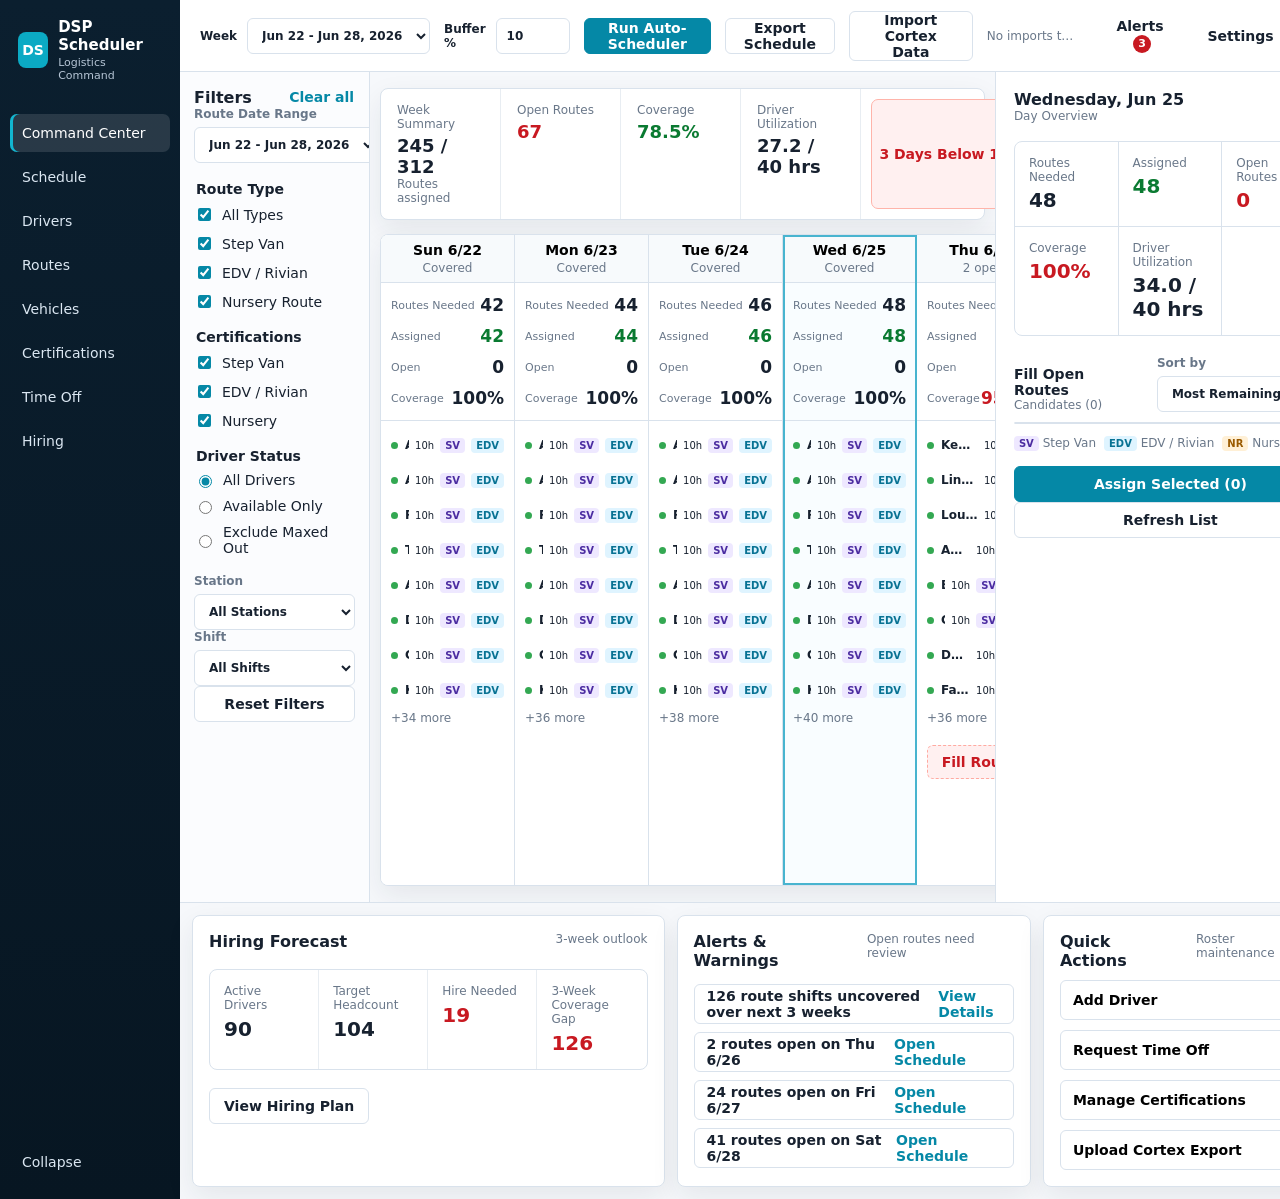
<file: dsp-scheduler-github-pages/index.html>
<!doctype html>
<html lang="en">
  <head>
    <meta charset="UTF-8" />
    <meta name="viewport" content="width=device-width, initial-scale=1.0" />
    <title>DSP Scheduler Command Center</title>
    <link rel="stylesheet" href="styles.css" />
  </head>
  <body>
    <aside class="sidebar">
      <div class="brand">
        <div class="brand-mark">DS</div>
        <div>
          <strong>DSP Scheduler</strong>
          <span>Logistics Command</span>
        </div>
      </div>
      <nav class="nav">
        <button class="nav-item active" data-view="command">Command Center</button>
        <button class="nav-item" data-view="schedule">Schedule</button>
        <button class="nav-item" data-view="drivers">Drivers</button>
        <button class="nav-item" data-view="routes">Routes</button>
        <button class="nav-item" data-view="vehicles">Vehicles</button>
        <button class="nav-item" data-view="certifications">Certifications</button>
        <button class="nav-item" data-view="timeoff">Time Off</button>
        <button class="nav-item" data-view="hiring">Hiring</button>
      </nav>
      <button class="collapse-button">Collapse</button>
    </aside>

    <main class="app-shell">
      <header class="topbar">
        <label class="field compact">
          <span>Week</span>
          <select id="weekSelect">
            <option>Jun 22 - Jun 28, 2026</option>
            <option>Jun 29 - Jul 5, 2026</option>
            <option>Jul 6 - Jul 12, 2026</option>
          </select>
        </label>
        <label class="field compact percent">
          <span>Buffer %</span>
          <input id="bufferInput" type="number" min="0" max="50" value="10" />
        </label>
        <button id="runScheduler" class="primary">Run Auto-Scheduler</button>
        <button id="exportSchedule" class="secondary">Export Schedule</button>
        <button id="openImport" class="secondary">Import Cortex Data</button>
        <span id="lastImportStatus" class="import-status">No imports this session</span>
        <div class="topbar-spacer"></div>
        <button class="ghost">Alerts <b id="alertCount">3</b></button>
        <button class="ghost">Settings</button>
        <div class="profile">EB</div>
      </header>

      <section class="workspace">
        <aside class="filters">
          <div class="filter-head">
            <h2>Filters</h2>
            <button id="clearFilters" class="link">Clear all</button>
          </div>
          <label class="field">
            <span>Route Date Range</span>
            <select>
              <option>Jun 22 - Jun 28, 2026</option>
              <option>Next 3 weeks</option>
            </select>
          </label>
          <fieldset>
            <legend>Route Type</legend>
            <label><input type="checkbox" checked data-filter="allTypes" /> All Types</label>
            <label><input type="checkbox" checked data-route-filter="stepVan" /> Step Van</label>
            <label><input type="checkbox" checked data-route-filter="edv" /> EDV / Rivian</label>
            <label><input type="checkbox" checked data-route-filter="nursery" /> Nursery Route</label>
          </fieldset>
          <fieldset>
            <legend>Certifications</legend>
            <label><input type="checkbox" checked data-cert-filter="stepVan" /> Step Van</label>
            <label><input type="checkbox" checked data-cert-filter="edv" /> EDV / Rivian</label>
            <label><input type="checkbox" checked data-cert-filter="nursery" /> Nursery</label>
          </fieldset>
          <fieldset>
            <legend>Driver Status</legend>
            <label><input type="radio" name="driverStatus" value="all" checked /> All Drivers</label>
            <label><input type="radio" name="driverStatus" value="available" /> Available Only</label>
            <label><input type="radio" name="driverStatus" value="excludeMaxed" /> Exclude Maxed Out</label>
          </fieldset>
          <label class="field">
            <span>Station</span>
            <select>
              <option>All Stations</option>
              <option>DUT2</option>
              <option>DYY5</option>
            </select>
          </label>
          <label class="field">
            <span>Shift</span>
            <select>
              <option>All Shifts</option>
              <option>AM Dispatch</option>
              <option>Rescue / Sweep</option>
            </select>
          </label>
          <button id="resetFilters" class="secondary wide">Reset Filters</button>
        </aside>

        <section class="board-area">
          <div class="summary-strip">
            <div>
              <span>Week Summary</span>
              <strong><b id="assignedTotal">0</b> / <b id="neededTotal">0</b></strong>
              <small>Routes assigned</small>
            </div>
            <div>
              <span>Open Routes</span>
              <strong class="danger" id="openRoutes">0</strong>
            </div>
            <div>
              <span>Coverage</span>
              <strong class="success" id="coveragePercent">0%</strong>
            </div>
            <div>
              <span>Driver Utilization</span>
              <strong id="utilizationAvg">0 / 40 hrs</strong>
            </div>
            <button id="shortageBanner" class="warning-banner">Review open routes</button>
          </div>

          <div id="scheduleBoard" class="schedule-board"></div>
        </section>

        <aside class="inspector">
          <div class="inspector-head">
            <div>
              <h2 id="selectedDayTitle">Wednesday, Jun 25</h2>
              <span>Day Overview</span>
            </div>
            <button id="closeInspector" class="icon-button">x</button>
          </div>

          <div class="overview-grid">
            <div><span>Routes Needed</span><strong id="dayNeeded">48</strong></div>
            <div><span>Assigned</span><strong class="success" id="dayAssigned">45</strong></div>
            <div><span>Open Routes</span><strong class="danger" id="dayOpen">3</strong></div>
            <div><span>Coverage</span><strong class="danger" id="dayCoverage">93.8%</strong></div>
            <div><span>Driver Utilization</span><strong id="dayUtilization">36.8 / 40 hrs</strong></div>
          </div>

          <div class="candidate-head">
            <div>
              <h3>Fill Open Routes</h3>
              <span id="candidateCount">Candidates (0)</span>
            </div>
            <label class="field sort">
              <span>Sort by</span>
              <select id="sortCandidates">
                <option value="remaining">Most Remaining Hours</option>
                <option value="certs">Best Certification Match</option>
                <option value="name">Name</option>
              </select>
            </label>
          </div>

          <div id="candidateList" class="candidate-list"></div>
          <div class="legend">
            <span><b class="tag sv">SV</b> Step Van</span>
            <span><b class="tag edv">EDV</b> EDV / Rivian</span>
            <span><b class="tag nr">NR</b> Nursery</span>
          </div>
          <button id="assignSelected" class="primary wide">Assign Selected (0)</button>
          <button id="refreshList" class="secondary wide">Refresh List</button>
        </aside>
      </section>

      <section class="bottom-panels">
        <div class="panel hiring-panel">
          <div class="panel-title">
            <h2>Hiring Forecast</h2>
            <span>3-week outlook</span>
          </div>
          <div class="forecast-grid">
            <div><span>Active Drivers</span><strong id="activeDrivers">90</strong></div>
            <div><span>Target Headcount</span><strong id="targetHeadcount">107</strong></div>
            <div><span>Hire Needed</span><strong class="danger" id="hireNeeded">22</strong></div>
            <div><span>3-Week Coverage Gap</span><strong class="danger" id="coverageGap">147</strong></div>
          </div>
          <button class="secondary">View Hiring Plan</button>
        </div>

        <div class="panel">
          <div class="panel-title">
            <h2>Alerts & Warnings</h2>
            <span id="alertSummary">Open routes need review</span>
          </div>
          <div id="alertsList" class="alerts-list"></div>
        </div>

        <div class="panel">
          <div class="panel-title">
            <h2>Quick Actions</h2>
            <span>Roster maintenance</span>
          </div>
          <button class="action-row" id="quickAddDriver">Add Driver</button>
          <button class="action-row">Request Time Off</button>
          <button class="action-row">Manage Certifications</button>
          <button class="action-row" id="quickImport">Upload Cortex Export</button>
        </div>
      </section>
    </main>

    <dialog id="importDialog" class="import-dialog">
      <form method="dialog">
        <div class="dialog-head">
          <div>
            <h2>Import Cortex / Associate Data</h2>
            <p>Upload updated associates, new hires, time off, or route demand exports. The app recalculates immediately.</p>
          </div>
          <button class="icon-button">x</button>
        </div>

        <div class="import-grid">
          <label class="upload-card">
            <strong>Associate / Driver CSV</strong>
            <span>Accepts Cortex AssociateData exports: Name and ID, TransporterID, Position, Qualifications, Status</span>
            <input id="driverUpload" type="file" accept=".csv,text/csv" />
          </label>
          <label class="upload-card">
            <strong>Route Demand CSV</strong>
            <span>Columns: day, routes. Optional: step_van, edv, nursery</span>
            <input id="demandUpload" type="file" accept=".csv,text/csv" />
          </label>
        </div>

        <div class="import-preview">
          <div class="preview-head">
            <div>
              <h3>Import Preview</h3>
              <p id="previewSummary">Choose a Cortex export to preview it before applying changes.</p>
            </div>
            <span id="previewBadge" class="preview-badge idle">Waiting</span>
          </div>
          <div id="previewDetails" class="preview-details">
            <span>Cortex AssociateData exports are accepted without renaming columns.</span>
            <span>Accepted day values: sun, mon, tue, wed, thu, fri, sat.</span>
            <span>Accepted yes/no values: yes, no, true, false, 1, 0.</span>
          </div>
          <div id="previewTable" class="preview-table"></div>
        </div>

        <div class="automation-box">
          <h3>Automatic Cortex Updates</h3>
          <p>
            Safest path: export from Cortex and upload here, or connect an approved API/export folder.
            Browser scraping can be explored only if you are authorized, signed in locally, and Cortex permits automation.
            This app does not store passwords.
          </p>
          <label class="toggle-row">
            <input id="autoRefreshToggle" type="checkbox" />
            <span>Check for approved import updates multiple times per day</span>
          </label>
          <label class="field">
            <span>Refresh interval</span>
            <select id="refreshInterval">
              <option value="4">Every 4 hours</option>
              <option value="2">Every 2 hours</option>
              <option value="1">Hourly</option>
            </select>
          </label>
          <small id="automationStatus">Automation is off. Upload CSV files manually when Cortex changes.</small>
        </div>

        <div class="import-history">
          <div class="preview-head">
            <div>
              <h3>Today’s Import History</h3>
              <p>Tracks updates applied from Cortex exports during this browser session.</p>
            </div>
            <button id="clearSavedData" value="default" class="secondary">Reset Saved Data</button>
          </div>
          <div id="importHistoryList" class="history-list"></div>
        </div>

        <menu>
          <button value="cancel" class="secondary">Close</button>
          <button id="applyImport" value="default" class="secondary" disabled>Apply Preview</button>
          <button id="downloadTemplate" value="default" class="primary">Download CSV Templates</button>
        </menu>
      </form>
    </dialog>

    <script src="app.js"></script>
  </body>
</html>
</file>
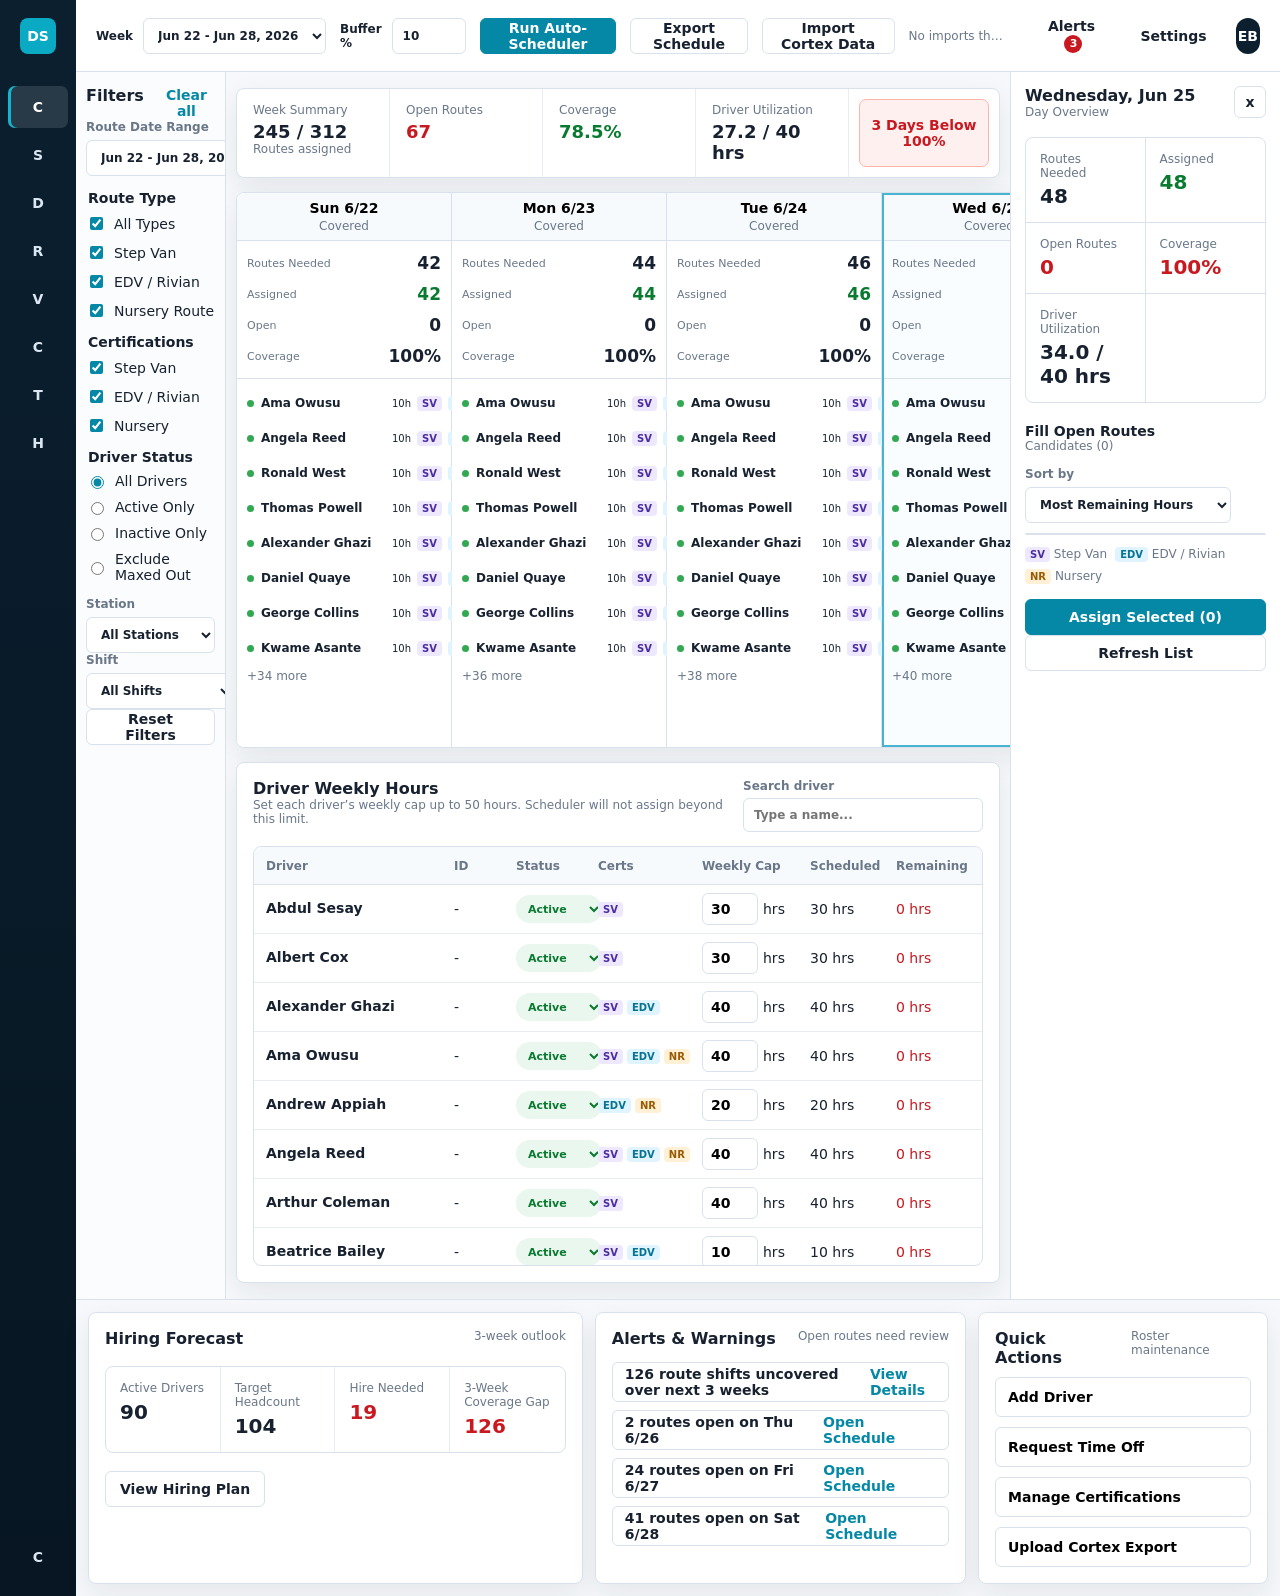
<file: dsp-scheduler-github-pages/dsp-scheduler-github-pages 2/dsp-scheduler-github-pages/index.html>
<!doctype html>
<html lang="en">
  <head>
    <meta charset="UTF-8" />
    <meta name="viewport" content="width=device-width, initial-scale=1.0" />
    <title>DSP Scheduler Command Center</title>
    <link rel="stylesheet" href="styles.css" />
  </head>
  <body class="nav-collapsed">
    <aside class="sidebar">
      <div class="brand">
        <div class="brand-mark">DS</div>
        <div>
          <strong>DSP Scheduler</strong>
          <span>Logistics Command</span>
        </div>
      </div>
      <nav class="nav">
        <button class="nav-item active" data-view="command">Command Center</button>
        <button class="nav-item" data-view="schedule">Schedule</button>
        <button class="nav-item" data-view="drivers">Drivers</button>
        <button class="nav-item" data-view="routes">Routes</button>
        <button class="nav-item" data-view="vehicles">Vehicles</button>
        <button class="nav-item" data-view="certifications">Certifications</button>
        <button class="nav-item" data-view="timeoff">Time Off</button>
        <button class="nav-item" data-view="hiring">Hiring</button>
      </nav>
      <button class="collapse-button">Collapse</button>
    </aside>

    <main class="app-shell">
      <header class="topbar">
        <label class="field compact">
          <span>Week</span>
          <select id="weekSelect">
            <option>Jun 22 - Jun 28, 2026</option>
            <option>Jun 29 - Jul 5, 2026</option>
            <option>Jul 6 - Jul 12, 2026</option>
          </select>
        </label>
        <label class="field compact percent">
          <span>Buffer %</span>
          <input id="bufferInput" type="number" min="0" max="50" value="10" />
        </label>
        <button id="runScheduler" class="primary">Run Auto-Scheduler</button>
        <button id="exportSchedule" class="secondary">Export Schedule</button>
        <button id="openImport" class="secondary">Import Cortex Data</button>
        <span id="lastImportStatus" class="import-status">No imports this session</span>
        <div class="topbar-spacer"></div>
        <button class="ghost">Alerts <b id="alertCount">3</b></button>
        <button class="ghost">Settings</button>
        <div class="profile">EB</div>
      </header>

      <section class="workspace">
        <aside class="filters">
          <div class="filter-head">
            <h2>Filters</h2>
            <button id="clearFilters" class="link">Clear all</button>
          </div>
          <label class="field">
            <span>Route Date Range</span>
            <select>
              <option>Jun 22 - Jun 28, 2026</option>
              <option>Next 3 weeks</option>
            </select>
          </label>
          <fieldset>
            <legend>Route Type</legend>
            <label><input type="checkbox" checked data-filter="allTypes" /> All Types</label>
            <label><input type="checkbox" checked data-route-filter="stepVan" /> Step Van</label>
            <label><input type="checkbox" checked data-route-filter="edv" /> EDV / Rivian</label>
            <label><input type="checkbox" checked data-route-filter="nursery" /> Nursery Route</label>
          </fieldset>
          <fieldset>
            <legend>Certifications</legend>
            <label><input type="checkbox" checked data-cert-filter="stepVan" /> Step Van</label>
            <label><input type="checkbox" checked data-cert-filter="edv" /> EDV / Rivian</label>
            <label><input type="checkbox" checked data-cert-filter="nursery" /> Nursery</label>
          </fieldset>
          <fieldset>
            <legend>Driver Status</legend>
            <label><input type="radio" name="driverStatus" value="all" checked /> All Drivers</label>
            <label><input type="radio" name="driverStatus" value="active" /> Active Only</label>
            <label><input type="radio" name="driverStatus" value="inactive" /> Inactive Only</label>
            <label><input type="radio" name="driverStatus" value="excludeMaxed" /> Exclude Maxed Out</label>
          </fieldset>
          <label class="field">
            <span>Station</span>
            <select>
              <option>All Stations</option>
              <option>DUT2</option>
              <option>DYY5</option>
            </select>
          </label>
          <label class="field">
            <span>Shift</span>
            <select>
              <option>All Shifts</option>
              <option>AM Dispatch</option>
              <option>Rescue / Sweep</option>
            </select>
          </label>
          <button id="resetFilters" class="secondary wide">Reset Filters</button>
        </aside>

        <section class="board-area">
          <div class="summary-strip">
            <div>
              <span>Week Summary</span>
              <strong><b id="assignedTotal">0</b> / <b id="neededTotal">0</b></strong>
              <small>Routes assigned</small>
            </div>
            <div>
              <span>Open Routes</span>
              <strong class="danger" id="openRoutes">0</strong>
            </div>
            <div>
              <span>Coverage</span>
              <strong class="success" id="coveragePercent">0%</strong>
            </div>
            <div>
              <span>Driver Utilization</span>
              <strong id="utilizationAvg">0 / 40 hrs</strong>
            </div>
            <button id="shortageBanner" class="warning-banner">Review open routes</button>
          </div>

          <div id="scheduleBoard" class="schedule-board"></div>

          <section class="driver-hours-panel">
            <div class="panel-title">
              <div>
                <h2>Driver Weekly Hours</h2>
                <span>Set each driver’s weekly cap up to 50 hours. Scheduler will not assign beyond this limit.</span>
              </div>
              <label class="driver-search">
                <span>Search driver</span>
                <input id="driverSearch" type="search" placeholder="Type a name..." />
              </label>
            </div>
            <div id="driverHoursTable" class="driver-hours-table"></div>
          </section>
        </section>

        <aside class="inspector">
          <div class="inspector-head">
            <div>
              <h2 id="selectedDayTitle">Wednesday, Jun 25</h2>
              <span>Day Overview</span>
            </div>
            <button id="closeInspector" class="icon-button">x</button>
          </div>

          <div class="overview-grid">
            <div><span>Routes Needed</span><strong id="dayNeeded">48</strong></div>
            <div><span>Assigned</span><strong class="success" id="dayAssigned">45</strong></div>
            <div><span>Open Routes</span><strong class="danger" id="dayOpen">3</strong></div>
            <div><span>Coverage</span><strong class="danger" id="dayCoverage">93.8%</strong></div>
            <div><span>Driver Utilization</span><strong id="dayUtilization">36.8 / 40 hrs</strong></div>
          </div>

          <div class="candidate-head">
            <div>
              <h3>Fill Open Routes</h3>
              <span id="candidateCount">Candidates (0)</span>
            </div>
            <label class="field sort">
              <span>Sort by</span>
              <select id="sortCandidates">
                <option value="remaining">Most Remaining Hours</option>
                <option value="certs">Best Certification Match</option>
                <option value="name">Name</option>
              </select>
            </label>
          </div>

          <div id="candidateList" class="candidate-list"></div>
          <div class="legend">
            <span><b class="tag sv">SV</b> Step Van</span>
            <span><b class="tag edv">EDV</b> EDV / Rivian</span>
            <span><b class="tag nr">NR</b> Nursery</span>
          </div>
          <button id="assignSelected" class="primary wide">Assign Selected (0)</button>
          <button id="refreshList" class="secondary wide">Refresh List</button>
        </aside>
      </section>

      <section class="bottom-panels">
        <div class="panel hiring-panel">
          <div class="panel-title">
            <h2>Hiring Forecast</h2>
            <span>3-week outlook</span>
          </div>
          <div class="forecast-grid">
            <div><span>Active Drivers</span><strong id="activeDrivers">90</strong></div>
            <div><span>Target Headcount</span><strong id="targetHeadcount">107</strong></div>
            <div><span>Hire Needed</span><strong class="danger" id="hireNeeded">22</strong></div>
            <div><span>3-Week Coverage Gap</span><strong class="danger" id="coverageGap">147</strong></div>
          </div>
          <button class="secondary">View Hiring Plan</button>
        </div>

        <div class="panel">
          <div class="panel-title">
            <h2>Alerts & Warnings</h2>
            <span id="alertSummary">Open routes need review</span>
          </div>
          <div id="alertsList" class="alerts-list"></div>
        </div>

        <div class="panel">
          <div class="panel-title">
            <h2>Quick Actions</h2>
            <span>Roster maintenance</span>
          </div>
          <button class="action-row" id="quickAddDriver">Add Driver</button>
          <button class="action-row">Request Time Off</button>
          <button class="action-row">Manage Certifications</button>
          <button class="action-row" id="quickImport">Upload Cortex Export</button>
        </div>
      </section>
    </main>

    <dialog id="importDialog" class="import-dialog">
      <form method="dialog">
        <div class="dialog-head">
          <div>
            <h2>Import Cortex / Associate Data</h2>
            <p>Upload updated associates, new hires, time off, or route demand exports. The app recalculates immediately.</p>
          </div>
          <button class="icon-button">x</button>
        </div>

        <div class="import-grid">
          <label class="upload-card">
            <strong>Associate / Driver CSV</strong>
            <span>Accepts Cortex AssociateData exports: Name and ID, TransporterID, Position, Qualifications, Status</span>
            <input id="driverUpload" type="file" accept=".csv,text/csv" />
          </label>
          <label class="upload-card">
            <strong>Route Demand CSV</strong>
            <span>Columns: day, routes. Optional: step_van, edv, nursery</span>
            <input id="demandUpload" type="file" accept=".csv,text/csv" />
          </label>
        </div>

        <div class="import-preview">
          <div class="preview-head">
            <div>
              <h3>Import Preview</h3>
              <p id="previewSummary">Choose a Cortex export to preview it before applying changes.</p>
            </div>
            <span id="previewBadge" class="preview-badge idle">Waiting</span>
          </div>
          <div id="previewDetails" class="preview-details">
            <span>Cortex AssociateData exports are accepted without renaming columns.</span>
            <span>Accepted day values: sun, mon, tue, wed, thu, fri, sat.</span>
            <span>Accepted yes/no values: yes, no, true, false, 1, 0.</span>
          </div>
          <div id="previewTable" class="preview-table"></div>
        </div>

        <div class="automation-box">
          <h3>Automatic Cortex Updates</h3>
          <p>
            Safest path: export from Cortex and upload here, or connect an approved API/export folder.
            Browser scraping can be explored only if you are authorized, signed in locally, and Cortex permits automation.
            This app does not store passwords.
          </p>
          <label class="toggle-row">
            <input id="autoRefreshToggle" type="checkbox" />
            <span>Check for approved import updates multiple times per day</span>
          </label>
          <label class="field">
            <span>Refresh interval</span>
            <select id="refreshInterval">
              <option value="4">Every 4 hours</option>
              <option value="2">Every 2 hours</option>
              <option value="1">Hourly</option>
            </select>
          </label>
          <small id="automationStatus">Automation is off. Upload CSV files manually when Cortex changes.</small>
        </div>

        <div class="import-history">
          <div class="preview-head">
            <div>
              <h3>Today’s Import History</h3>
              <p>Tracks updates applied from Cortex exports during this browser session.</p>
            </div>
            <button id="clearSavedData" value="default" class="secondary">Reset Saved Data</button>
          </div>
          <div id="importHistoryList" class="history-list"></div>
        </div>

        <menu>
          <button value="cancel" class="secondary">Close</button>
          <button id="applyImport" value="default" class="secondary" disabled>Apply Preview</button>
          <button id="downloadTemplate" value="default" class="primary">Download CSV Templates</button>
        </menu>
      </form>
    </dialog>

    <script src="app.js"></script>
  </body>
</html>
</file>
<file: dsp-scheduler-github-pages/styles.css>
:root {
  --navy: #0b1f2f;
  --navy-2: #102c40;
  --teal: #0588a6;
  --teal-dark: #02758f;
  --line: #d9e2ec;
  --soft-line: #e8edf2;
  --text: #17212f;
  --muted: #697789;
  --surface: #ffffff;
  --page: #f6f8fb;
  --green: #0a7a31;
  --green-bg: #e9f7ee;
  --red: #c81921;
  --red-bg: #fff0f0;
  --amber: #a86500;
  --amber-bg: #fff7e6;
  --blue-bg: #eaf7fb;
  --shadow: 0 10px 28px rgba(20, 35, 50, 0.08);
}

* {
  box-sizing: border-box;
}

body {
  margin: 0;
  min-height: 100vh;
  display: grid;
  grid-template-columns: 180px 1fr;
  background: var(--page);
  color: var(--text);
  font-family: Inter, ui-sans-serif, system-ui, -apple-system, BlinkMacSystemFont, "Segoe UI", sans-serif;
  font-size: 14px;
  letter-spacing: 0;
}

button,
input,
select {
  font: inherit;
}

button {
  cursor: pointer;
}

.sidebar {
  min-height: 100vh;
  background: linear-gradient(180deg, var(--navy), #071622);
  color: #fff;
  padding: 18px 10px;
  display: flex;
  flex-direction: column;
  gap: 20px;
}

.brand {
  display: flex;
  align-items: center;
  gap: 10px;
  padding: 0 8px 12px;
}

.brand-mark {
  display: grid;
  place-items: center;
  width: 36px;
  height: 36px;
  border-radius: 8px;
  background: #0baac4;
  font-weight: 800;
}

.brand strong,
.brand span {
  display: block;
}

.brand strong {
  font-size: 15px;
}

.brand span {
  margin-top: 2px;
  color: #b6c5d5;
  font-size: 11px;
}

.nav {
  display: grid;
  gap: 6px;
}

.nav-item,
.collapse-button {
  width: 100%;
  border: 0;
  border-radius: 7px;
  padding: 11px 12px;
  color: #dbe7f2;
  background: transparent;
  text-align: left;
}

.nav-item.active {
  background: rgba(255, 255, 255, 0.12);
  color: #fff;
  box-shadow: inset 3px 0 0 #12b6d0;
}

.nav-item:hover,
.collapse-button:hover {
  background: rgba(255, 255, 255, 0.08);
}

.collapse-button {
  margin-top: auto;
}

.app-shell {
  min-width: 0;
  display: grid;
  grid-template-rows: auto minmax(500px, 1fr) auto;
}

.topbar {
  height: 72px;
  display: flex;
  align-items: center;
  gap: 14px;
  padding: 12px 20px;
  background: var(--surface);
  border-bottom: 1px solid var(--line);
}

.topbar-spacer {
  flex: 1;
}

.import-status {
  max-width: 170px;
  color: var(--muted);
  font-size: 12px;
  overflow: hidden;
  text-overflow: ellipsis;
  white-space: nowrap;
}

.field {
  display: grid;
  gap: 6px;
  color: var(--muted);
  font-size: 12px;
  font-weight: 700;
}

.field.compact {
  grid-template-columns: auto 1fr;
  align-items: center;
  gap: 10px;
  color: var(--text);
}

.field input,
.field select {
  min-height: 36px;
  border: 1px solid var(--line);
  border-radius: 6px;
  background: #fff;
  color: var(--text);
  padding: 0 10px;
}

.percent input {
  width: 74px;
}

.primary,
.secondary,
.ghost,
.link,
.icon-button {
  border-radius: 6px;
  min-height: 36px;
  padding: 0 14px;
  border: 1px solid transparent;
  background: #fff;
  color: var(--text);
  font-weight: 700;
}

.primary {
  background: var(--teal);
  border-color: var(--teal);
  color: #fff;
}

.primary:hover {
  background: var(--teal-dark);
}

.secondary {
  border-color: var(--line);
}

.ghost {
  border-color: transparent;
  background: transparent;
}

.ghost b {
  display: inline-flex;
  align-items: center;
  justify-content: center;
  min-width: 18px;
  height: 18px;
  margin-left: 4px;
  border-radius: 999px;
  background: var(--red);
  color: #fff;
  font-size: 11px;
}

.link {
  min-height: auto;
  padding: 0;
  color: var(--teal);
  background: transparent;
}

.icon-button {
  width: 32px;
  min-height: 32px;
  padding: 0;
  border-color: var(--line);
}

.profile {
  width: 36px;
  height: 36px;
  border-radius: 999px;
  background: var(--navy);
  color: #fff;
  display: grid;
  place-items: center;
  font-weight: 800;
}

.workspace {
  min-height: 0;
  display: grid;
  grid-template-columns: 190px minmax(560px, 1fr) 350px;
  border-bottom: 1px solid var(--line);
}

.filters {
  padding: 16px 14px;
  background: #fbfcfe;
  border-right: 1px solid var(--line);
  overflow: auto;
}

.filter-head,
.panel-title,
.candidate-head,
.inspector-head {
  display: flex;
  align-items: flex-start;
  justify-content: space-between;
  gap: 14px;
}

h2,
h3 {
  margin: 0;
}

h2 {
  font-size: 16px;
}

h3 {
  font-size: 14px;
}

fieldset {
  margin: 18px 0;
  padding: 0;
  border: 0;
  display: grid;
  gap: 10px;
}

legend {
  margin-bottom: 8px;
  color: var(--text);
  font-weight: 800;
}

fieldset label,
.toggle-row {
  display: flex;
  align-items: center;
  gap: 8px;
}

input[type="checkbox"],
input[type="radio"] {
  accent-color: var(--teal);
}

.wide {
  width: 100%;
}

.board-area {
  min-width: 0;
  padding: 16px 10px 16px 10px;
  overflow: auto;
}

.summary-strip {
  display: grid;
  grid-template-columns: repeat(4, minmax(120px, 1fr)) 190px;
  gap: 0;
  margin-bottom: 14px;
  background: var(--surface);
  border: 1px solid var(--line);
  border-radius: 8px;
  box-shadow: var(--shadow);
}

.summary-strip > div {
  padding: 14px 16px;
  border-right: 1px solid var(--soft-line);
}

.summary-strip span,
.summary-strip small,
.overview-grid span,
.forecast-grid span,
.panel-title span,
.inspector-head span,
.candidate-head span {
  display: block;
  color: var(--muted);
  font-size: 12px;
}

.summary-strip strong {
  display: block;
  margin-top: 4px;
  font-size: 18px;
}

.warning-banner {
  margin: 10px;
  border: 1px solid #ffb4aa;
  border-radius: 7px;
  background: var(--red-bg);
  color: var(--red);
  font-weight: 800;
}

.schedule-board {
  display: grid;
  grid-template-columns: repeat(7, minmax(132px, 1fr));
  min-width: 940px;
  background: var(--surface);
  border: 1px solid var(--line);
  border-radius: 8px;
  box-shadow: var(--shadow);
  overflow: hidden;
}

.day-column {
  min-height: 650px;
  border-right: 1px solid var(--line);
  background: #fff;
}

.day-column:last-child {
  border-right: 0;
}

.day-column.selected {
  outline: 2px solid #48b4cf;
  outline-offset: -2px;
  background: #f9fdff;
}

.day-head {
  width: 100%;
  min-height: 48px;
  border: 0;
  border-bottom: 1px solid var(--line);
  background: #f7fafc;
  text-align: center;
}

.day-head strong,
.day-head span {
  display: block;
}

.day-head span {
  margin-top: 3px;
  color: var(--muted);
  font-size: 12px;
}

.day-metrics {
  margin: 0;
  padding: 12px 10px;
  display: grid;
  gap: 11px;
  border-bottom: 1px solid var(--line);
}

.day-metrics div {
  display: flex;
  align-items: center;
  justify-content: space-between;
}

.day-metrics dt {
  color: var(--muted);
  font-size: 11px;
}

.day-metrics dd {
  margin: 0;
  font-size: 17px;
  font-weight: 800;
}

.assignment-list {
  padding: 10px;
  display: grid;
  gap: 7px;
}

.assignment-row,
.candidate-row {
  display: grid;
  align-items: center;
  gap: 6px;
  min-height: 28px;
  font-size: 12px;
}

.assignment-row {
  grid-template-columns: 8px minmax(0, 1fr) auto auto auto;
}

.assignment-row b {
  overflow: hidden;
  text-overflow: ellipsis;
  white-space: nowrap;
}

.status-dot {
  width: 7px;
  height: 7px;
  border-radius: 999px;
  background: #33a852;
}

.tag {
  border-radius: 4px;
  padding: 2px 5px;
  font-size: 10px;
  font-weight: 800;
}

.sv {
  background: #eee8ff;
  color: #4b2ca1;
}

.edv {
  background: #dff4ff;
  color: #087293;
}

.nr {
  background: #fff0d6;
  color: #9a5a00;
}

.more-count {
  color: var(--muted);
  font-size: 12px;
}

.fill-button {
  width: calc(100% - 20px);
  margin: 10px;
  min-height: 34px;
  border: 1px dashed #ffaaa1;
  border-radius: 6px;
  color: var(--red);
  background: var(--red-bg);
  font-weight: 800;
}

.inspector {
  padding: 18px;
  background: #fff;
  border-left: 1px solid var(--line);
  overflow: auto;
}

.overview-grid {
  margin: 18px 0;
  display: grid;
  grid-template-columns: repeat(3, 1fr);
  border: 1px solid var(--line);
  border-radius: 8px;
  overflow: hidden;
}

.overview-grid div {
  padding: 14px;
  border-right: 1px solid var(--line);
  border-bottom: 1px solid var(--line);
}

.overview-grid div:nth-child(3n) {
  border-right: 0;
}

.overview-grid div:nth-last-child(-n + 2) {
  border-bottom: 0;
}

.overview-grid strong {
  display: block;
  margin-top: 4px;
  font-size: 20px;
}

.candidate-head {
  align-items: end;
  margin: 20px 0 10px;
}

.sort select {
  width: 170px;
}

.candidate-list {
  border: 1px solid var(--line);
  border-radius: 8px;
  overflow: hidden;
}

.candidate-row {
  grid-template-columns: auto 8px minmax(0, 1fr) auto auto auto auto;
  padding: 10px;
  border-bottom: 1px solid var(--soft-line);
}

.candidate-row:last-child {
  border-bottom: 0;
}

.candidate-row strong {
  overflow: hidden;
  white-space: nowrap;
  text-overflow: ellipsis;
}

.legend {
  margin: 12px 0 16px;
  display: flex;
  flex-wrap: wrap;
  gap: 8px;
  color: var(--muted);
  font-size: 12px;
}

.bottom-panels {
  display: grid;
  grid-template-columns: minmax(380px, 1fr) minmax(300px, 0.75fr) 290px;
  gap: 12px;
  padding: 12px;
}

.panel {
  background: #fff;
  border: 1px solid var(--line);
  border-radius: 8px;
  padding: 16px;
  box-shadow: var(--shadow);
}

.forecast-grid {
  margin: 18px 0;
  display: grid;
  grid-template-columns: repeat(4, 1fr);
  border: 1px solid var(--line);
  border-radius: 8px;
  overflow: hidden;
}

.forecast-grid div {
  padding: 14px;
  border-right: 1px solid var(--soft-line);
}

.forecast-grid div:last-child {
  border-right: 0;
}

.forecast-grid strong {
  display: block;
  margin-top: 5px;
  font-size: 20px;
}

.alerts-list {
  margin-top: 14px;
  display: grid;
  gap: 8px;
}

.alert-row,
.action-row {
  width: 100%;
  min-height: 40px;
  display: flex;
  align-items: center;
  justify-content: space-between;
  border: 1px solid var(--line);
  border-radius: 6px;
  background: #fff;
  padding: 0 12px;
  text-align: left;
}

.alert-row strong {
  color: var(--text);
}

.alert-row span {
  color: var(--teal);
  font-weight: 800;
}

.action-row {
  margin-top: 10px;
  font-weight: 800;
}

.success {
  color: var(--green);
}

.danger {
  color: var(--red);
}

.import-dialog {
  width: min(900px, calc(100vw - 40px));
  max-height: 92vh;
  overflow: auto;
  border: 0;
  border-radius: 10px;
  padding: 0;
  box-shadow: 0 24px 70px rgba(10, 24, 38, 0.24);
}

.import-dialog::backdrop {
  background: rgba(8, 20, 32, 0.45);
}

.import-dialog form {
  padding: 22px;
}

.dialog-head {
  display: flex;
  justify-content: space-between;
  gap: 20px;
}

.dialog-head p {
  margin: 6px 0 0;
  color: var(--muted);
}

.import-grid {
  display: grid;
  grid-template-columns: 1fr 1fr;
  gap: 12px;
  margin: 20px 0;
}

.upload-card {
  display: grid;
  gap: 10px;
  min-height: 150px;
  padding: 16px;
  border: 1px dashed #9ac5d0;
  border-radius: 8px;
  background: #f7fdff;
}

.upload-card span,
.automation-box p,
.automation-box small,
.preview-head p,
.empty-history {
  color: var(--muted);
  line-height: 1.45;
}

.import-preview,
.import-history {
  display: grid;
  gap: 12px;
  margin: 16px 0;
  padding: 16px;
  border: 1px solid var(--line);
  border-radius: 8px;
  background: #fff;
}

.preview-head {
  display: flex;
  align-items: flex-start;
  justify-content: space-between;
  gap: 14px;
}

.preview-head p {
  margin: 4px 0 0;
}

.preview-badge {
  border-radius: 999px;
  padding: 5px 10px;
  font-size: 12px;
  font-weight: 800;
}

.preview-badge.idle {
  color: var(--muted);
  background: #eef2f6;
}

.preview-badge.ready {
  color: var(--green);
  background: var(--green-bg);
}

.preview-badge.error {
  color: var(--red);
  background: var(--red-bg);
}

.preview-details {
  display: grid;
  gap: 4px;
  color: var(--muted);
  font-size: 12px;
}

.preview-table {
  overflow: auto;
  border: 1px solid var(--soft-line);
  border-radius: 7px;
  max-height: 190px;
}

.preview-table:empty {
  display: none;
}

.preview-table table {
  width: 100%;
  border-collapse: collapse;
  font-size: 12px;
}

.preview-table th,
.preview-table td {
  padding: 8px 10px;
  border-bottom: 1px solid var(--soft-line);
  text-align: left;
  white-space: nowrap;
}

.preview-table th {
  position: sticky;
  top: 0;
  background: #f7fafc;
  color: var(--text);
  font-weight: 800;
}

.automation-box {
  display: grid;
  gap: 12px;
  padding: 16px;
  border: 1px solid #ffd59b;
  border-radius: 8px;
  background: var(--amber-bg);
}

.automation-box h3,
.automation-box p {
  margin: 0;
}

.history-list {
  display: grid;
  gap: 8px;
}

.history-row {
  display: grid;
  grid-template-columns: 70px minmax(0, 1fr) auto auto;
  align-items: center;
  gap: 10px;
  min-height: 36px;
  padding: 8px 10px;
  border: 1px solid var(--soft-line);
  border-radius: 6px;
  background: #fbfcfe;
  font-size: 12px;
}

.history-row span {
  overflow: hidden;
  text-overflow: ellipsis;
  white-space: nowrap;
  color: var(--muted);
}

.history-row small {
  color: var(--muted);
}

button:disabled {
  cursor: not-allowed;
  opacity: 0.55;
}

menu {
  margin: 20px 0 0;
  padding: 0;
  display: flex;
  justify-content: flex-end;
  gap: 10px;
}

@media (max-width: 1180px) {
  body {
    grid-template-columns: 1fr;
  }

  .sidebar {
    display: none;
  }

  .workspace {
    grid-template-columns: 1fr;
  }

  .filters,
  .inspector {
    border: 0;
  }

  .bottom-panels {
    grid-template-columns: 1fr;
  }
}
</file>
<file: dsp-scheduler-github-pages/dsp-scheduler-github-pages 2/dsp-scheduler-github-pages/styles.css>
:root {
  --navy: #0b1f2f;
  --navy-2: #102c40;
  --teal: #0588a6;
  --teal-dark: #02758f;
  --line: #d9e2ec;
  --soft-line: #e8edf2;
  --text: #17212f;
  --muted: #697789;
  --surface: #ffffff;
  --page: #f6f8fb;
  --green: #0a7a31;
  --green-bg: #e9f7ee;
  --red: #c81921;
  --red-bg: #fff0f0;
  --amber: #a86500;
  --amber-bg: #fff7e6;
  --blue-bg: #eaf7fb;
  --shadow: 0 10px 28px rgba(20, 35, 50, 0.08);
}

* {
  box-sizing: border-box;
}

body {
  margin: 0;
  min-height: 100vh;
  display: grid;
  grid-template-columns: 76px 1fr;
  background: var(--page);
  color: var(--text);
  font-family: Inter, ui-sans-serif, system-ui, -apple-system, BlinkMacSystemFont, "Segoe UI", sans-serif;
  font-size: 14px;
  letter-spacing: 0;
}

button,
input,
select {
  font: inherit;
}

button {
  cursor: pointer;
}

.sidebar {
  min-height: 100vh;
  background: linear-gradient(180deg, var(--navy), #071622);
  color: #fff;
  padding: 18px 8px;
  display: flex;
  flex-direction: column;
  gap: 20px;
}

.brand {
  display: flex;
  align-items: center;
  gap: 10px;
  justify-content: center;
  padding: 0 0 12px;
}

.brand > div:not(.brand-mark) {
  display: none;
}

.brand-mark {
  display: grid;
  place-items: center;
  width: 36px;
  height: 36px;
  border-radius: 8px;
  background: #0baac4;
  font-weight: 800;
}

.brand strong,
.brand span {
  display: block;
}

.brand strong {
  font-size: 15px;
}

.brand span {
  margin-top: 2px;
  color: #b6c5d5;
  font-size: 11px;
}

.nav {
  display: grid;
  gap: 6px;
}

.nav-item,
.collapse-button {
  width: 100%;
  border: 0;
  border-radius: 7px;
  min-height: 42px;
  padding: 11px 8px;
  color: #dbe7f2;
  background: transparent;
  text-align: center;
  font-size: 0;
}

.nav-item::first-letter,
.collapse-button::first-letter {
  font-size: 14px;
  font-weight: 800;
}

.nav-item.active {
  background: rgba(255, 255, 255, 0.12);
  color: #fff;
  box-shadow: inset 3px 0 0 #12b6d0;
}

.nav-item:hover,
.collapse-button:hover {
  background: rgba(255, 255, 255, 0.08);
}

.collapse-button {
  margin-top: auto;
}

.app-shell {
  min-width: 0;
  display: grid;
  grid-template-rows: auto minmax(500px, 1fr) auto;
}

.topbar {
  height: 72px;
  display: flex;
  align-items: center;
  gap: 14px;
  padding: 12px 20px;
  background: var(--surface);
  border-bottom: 1px solid var(--line);
}

.topbar-spacer {
  flex: 1;
}

.import-status {
  max-width: 170px;
  color: var(--muted);
  font-size: 12px;
  overflow: hidden;
  text-overflow: ellipsis;
  white-space: nowrap;
}

.field {
  display: grid;
  gap: 6px;
  color: var(--muted);
  font-size: 12px;
  font-weight: 700;
}

.field.compact {
  grid-template-columns: auto 1fr;
  align-items: center;
  gap: 10px;
  color: var(--text);
}

.field input,
.field select {
  min-height: 36px;
  border: 1px solid var(--line);
  border-radius: 6px;
  background: #fff;
  color: var(--text);
  padding: 0 10px;
}

.percent input {
  width: 74px;
}

.primary,
.secondary,
.ghost,
.link,
.icon-button {
  border-radius: 6px;
  min-height: 36px;
  padding: 0 14px;
  border: 1px solid transparent;
  background: #fff;
  color: var(--text);
  font-weight: 700;
}

.primary {
  background: var(--teal);
  border-color: var(--teal);
  color: #fff;
}

.primary:hover {
  background: var(--teal-dark);
}

.secondary {
  border-color: var(--line);
}

.ghost {
  border-color: transparent;
  background: transparent;
}

.ghost b {
  display: inline-flex;
  align-items: center;
  justify-content: center;
  min-width: 18px;
  height: 18px;
  margin-left: 4px;
  border-radius: 999px;
  background: var(--red);
  color: #fff;
  font-size: 11px;
}

.link {
  min-height: auto;
  padding: 0;
  color: var(--teal);
  background: transparent;
}

.icon-button {
  width: 32px;
  min-height: 32px;
  padding: 0;
  border-color: var(--line);
}

.profile {
  width: 36px;
  height: 36px;
  border-radius: 999px;
  background: var(--navy);
  color: #fff;
  display: grid;
  place-items: center;
  font-weight: 800;
}

.workspace {
  min-height: 0;
  display: grid;
  grid-template-columns: 150px minmax(760px, 1fr) 270px;
  border-bottom: 1px solid var(--line);
}

.filters {
  padding: 14px 10px;
  background: #fbfcfe;
  border-right: 1px solid var(--line);
  overflow: auto;
}

.filter-head,
.panel-title,
.candidate-head,
.inspector-head {
  display: flex;
  align-items: flex-start;
  justify-content: space-between;
  gap: 14px;
}

h2,
h3 {
  margin: 0;
}

h2 {
  font-size: 16px;
}

h3 {
  font-size: 14px;
}

fieldset {
  margin: 14px 0;
  padding: 0;
  border: 0;
  display: grid;
  gap: 10px;
}

legend {
  margin-bottom: 8px;
  color: var(--text);
  font-weight: 800;
}

fieldset label,
.toggle-row {
  display: flex;
  align-items: center;
  gap: 8px;
}

input[type="checkbox"],
input[type="radio"] {
  accent-color: var(--teal);
}

.wide {
  width: 100%;
}

.board-area {
  min-width: 0;
  padding: 16px 10px 16px 10px;
  overflow: auto;
}

.summary-strip {
  display: grid;
  grid-template-columns: repeat(4, minmax(130px, 1fr)) 150px;
  gap: 0;
  margin-bottom: 14px;
  background: var(--surface);
  border: 1px solid var(--line);
  border-radius: 8px;
  box-shadow: var(--shadow);
}

.summary-strip > div {
  padding: 14px 16px;
  border-right: 1px solid var(--soft-line);
}

.summary-strip span,
.summary-strip small,
.overview-grid span,
.forecast-grid span,
.panel-title span,
.inspector-head span,
.candidate-head span {
  display: block;
  color: var(--muted);
  font-size: 12px;
}

.summary-strip strong {
  display: block;
  margin-top: 4px;
  font-size: 18px;
}

.warning-banner {
  margin: 10px;
  border: 1px solid #ffb4aa;
  border-radius: 7px;
  background: var(--red-bg);
  color: var(--red);
  font-weight: 800;
}

.schedule-board {
  display: grid;
  grid-template-columns: repeat(7, minmax(215px, 1fr));
  min-width: 1505px;
  background: var(--surface);
  border: 1px solid var(--line);
  border-radius: 8px;
  box-shadow: var(--shadow);
  overflow: hidden;
}

.day-column {
  min-height: 520px;
  border-right: 1px solid var(--line);
  background: #fff;
}

.day-column:last-child {
  border-right: 0;
}

.day-column.selected {
  outline: 2px solid #48b4cf;
  outline-offset: -2px;
  background: #f9fdff;
}

.day-head {
  width: 100%;
  min-height: 48px;
  border: 0;
  border-bottom: 1px solid var(--line);
  background: #f7fafc;
  text-align: center;
}

.day-head strong,
.day-head span {
  display: block;
}

.day-head span {
  margin-top: 3px;
  color: var(--muted);
  font-size: 12px;
}

.day-metrics {
  margin: 0;
  padding: 12px 10px;
  display: grid;
  gap: 11px;
  border-bottom: 1px solid var(--line);
}

.day-metrics div {
  display: flex;
  align-items: center;
  justify-content: space-between;
}

.day-metrics dt {
  color: var(--muted);
  font-size: 11px;
}

.day-metrics dd {
  margin: 0;
  font-size: 17px;
  font-weight: 800;
}

.assignment-list {
  padding: 10px;
  display: grid;
  gap: 7px;
}

.assignment-row,
.candidate-row {
  display: grid;
  align-items: center;
  gap: 6px;
  min-height: 28px;
  font-size: 12px;
}

.assignment-row {
  grid-template-columns: 8px minmax(125px, 1fr) auto auto auto;
}

.assignment-row b {
  overflow: visible;
  white-space: normal;
  line-height: 1.25;
}

.status-dot {
  width: 7px;
  height: 7px;
  border-radius: 999px;
  background: #33a852;
}

.tag {
  border-radius: 4px;
  padding: 2px 5px;
  font-size: 10px;
  font-weight: 800;
}

.sv {
  background: #eee8ff;
  color: #4b2ca1;
}

.edv {
  background: #dff4ff;
  color: #087293;
}

.nr {
  background: #fff0d6;
  color: #9a5a00;
}

.more-count {
  color: var(--muted);
  font-size: 12px;
}

.fill-button {
  width: calc(100% - 20px);
  margin: 10px;
  min-height: 34px;
  border: 1px dashed #ffaaa1;
  border-radius: 6px;
  color: var(--red);
  background: var(--red-bg);
  font-weight: 800;
}

.inspector {
  padding: 14px;
  background: #fff;
  border-left: 1px solid var(--line);
  overflow: auto;
}

.overview-grid {
  margin: 18px 0;
  display: grid;
  grid-template-columns: repeat(2, 1fr);
  border: 1px solid var(--line);
  border-radius: 8px;
  overflow: hidden;
}

.overview-grid div {
  padding: 14px;
  border-right: 1px solid var(--line);
  border-bottom: 1px solid var(--line);
}

.overview-grid div:nth-child(2n) {
  border-right: 0;
}

.overview-grid div:nth-last-child(-n + 1) {
  border-bottom: 0;
}

.overview-grid strong {
  display: block;
  margin-top: 4px;
  font-size: 20px;
}

.candidate-head {
  align-items: start;
  display: grid;
  margin: 20px 0 10px;
}

.sort select {
  width: 100%;
}

.candidate-list {
  border: 1px solid var(--line);
  border-radius: 8px;
  overflow: hidden;
}

.candidate-row {
  grid-template-columns: auto 8px minmax(110px, 1fr) auto;
  padding: 9px;
  border-bottom: 1px solid var(--soft-line);
}

.candidate-row:last-child {
  border-bottom: 0;
}

.candidate-row strong {
  overflow: visible;
  white-space: normal;
  line-height: 1.25;
}

.candidate-row .tag {
  display: none;
}

.driver-hours-panel {
  margin-top: 14px;
  padding: 16px;
  background: #fff;
  border: 1px solid var(--line);
  border-radius: 8px;
  box-shadow: var(--shadow);
}

.driver-search {
  display: grid;
  gap: 5px;
  min-width: 240px;
  color: var(--muted);
  font-size: 12px;
  font-weight: 700;
}

.driver-search input {
  min-height: 34px;
  border: 1px solid var(--line);
  border-radius: 6px;
  padding: 0 10px;
}

.driver-hours-table {
  margin-top: 14px;
  border: 1px solid var(--line);
  border-radius: 8px;
  overflow: auto;
  max-height: 420px;
}

.driver-hours-header,
.driver-hours-row {
  display: grid;
  grid-template-columns: minmax(180px, 1.5fr) 54px 74px 96px 100px 78px 82px;
  align-items: center;
  gap: 8px;
  min-width: 720px;
}

.driver-hours-header {
  position: sticky;
  top: 0;
  z-index: 1;
  min-height: 38px;
  padding: 0 12px;
  background: #f7fafc;
  color: var(--muted);
  border-bottom: 1px solid var(--line);
  font-size: 12px;
  font-weight: 800;
}

.driver-hours-row {
  min-height: 46px;
  padding: 8px 12px;
  border-bottom: 1px solid var(--soft-line);
}

.driver-hours-row:last-child {
  border-bottom: 0;
}

.driver-hours-row strong {
  line-height: 1.25;
}

.cert-stack {
  display: flex;
  flex-wrap: wrap;
  gap: 4px;
}

.status-pill,
.status-select {
  justify-self: start;
  border-radius: 999px;
  padding: 3px 8px;
  border: 0;
  font-size: 11px;
  font-weight: 800;
  text-transform: capitalize;
}

.status-pill.active,
.status-select.active {
  color: var(--green);
  background: var(--green-bg);
}

.status-pill.inactive,
.status-select.inactive {
  color: var(--red);
  background: var(--red-bg);
}

.status-select-wrap {
  justify-self: start;
}

.status-select {
  min-height: 28px;
  min-width: 82px;
}

.hours-input {
  display: inline-grid;
  grid-template-columns: 56px auto;
  align-items: center;
  gap: 5px;
}

.hours-input input {
  width: 56px;
  min-height: 32px;
  border: 1px solid var(--line);
  border-radius: 6px;
  padding: 0 8px;
  font-weight: 800;
}

.legend {
  margin: 12px 0 16px;
  display: flex;
  flex-wrap: wrap;
  gap: 8px;
  color: var(--muted);
  font-size: 12px;
}

.bottom-panels {
  display: grid;
  grid-template-columns: minmax(380px, 1fr) minmax(300px, 0.75fr) 290px;
  gap: 12px;
  padding: 12px;
}

.panel {
  background: #fff;
  border: 1px solid var(--line);
  border-radius: 8px;
  padding: 16px;
  box-shadow: var(--shadow);
}

.forecast-grid {
  margin: 18px 0;
  display: grid;
  grid-template-columns: repeat(4, 1fr);
  border: 1px solid var(--line);
  border-radius: 8px;
  overflow: hidden;
}

.forecast-grid div {
  padding: 14px;
  border-right: 1px solid var(--soft-line);
}

.forecast-grid div:last-child {
  border-right: 0;
}

.forecast-grid strong {
  display: block;
  margin-top: 5px;
  font-size: 20px;
}

.alerts-list {
  margin-top: 14px;
  display: grid;
  gap: 8px;
}

.alert-row,
.action-row {
  width: 100%;
  min-height: 40px;
  display: flex;
  align-items: center;
  justify-content: space-between;
  border: 1px solid var(--line);
  border-radius: 6px;
  background: #fff;
  padding: 0 12px;
  text-align: left;
}

.alert-row strong {
  color: var(--text);
}

.alert-row span {
  color: var(--teal);
  font-weight: 800;
}

.action-row {
  margin-top: 10px;
  font-weight: 800;
}

.success {
  color: var(--green);
}

.danger {
  color: var(--red);
}

.import-dialog {
  width: min(900px, calc(100vw - 40px));
  max-height: 92vh;
  overflow: auto;
  border: 0;
  border-radius: 10px;
  padding: 0;
  box-shadow: 0 24px 70px rgba(10, 24, 38, 0.24);
}

.import-dialog::backdrop {
  background: rgba(8, 20, 32, 0.45);
}

.import-dialog form {
  padding: 22px;
}

.dialog-head {
  display: flex;
  justify-content: space-between;
  gap: 20px;
}

.dialog-head p {
  margin: 6px 0 0;
  color: var(--muted);
}

.import-grid {
  display: grid;
  grid-template-columns: 1fr 1fr;
  gap: 12px;
  margin: 20px 0;
}

.upload-card {
  display: grid;
  gap: 10px;
  min-height: 150px;
  padding: 16px;
  border: 1px dashed #9ac5d0;
  border-radius: 8px;
  background: #f7fdff;
}

.upload-card span,
.automation-box p,
.automation-box small,
.preview-head p,
.empty-history {
  color: var(--muted);
  line-height: 1.45;
}

.import-preview,
.import-history {
  display: grid;
  gap: 12px;
  margin: 16px 0;
  padding: 16px;
  border: 1px solid var(--line);
  border-radius: 8px;
  background: #fff;
}

.preview-head {
  display: flex;
  align-items: flex-start;
  justify-content: space-between;
  gap: 14px;
}

.preview-head p {
  margin: 4px 0 0;
}

.preview-badge {
  border-radius: 999px;
  padding: 5px 10px;
  font-size: 12px;
  font-weight: 800;
}

.preview-badge.idle {
  color: var(--muted);
  background: #eef2f6;
}

.preview-badge.ready {
  color: var(--green);
  background: var(--green-bg);
}

.preview-badge.error {
  color: var(--red);
  background: var(--red-bg);
}

.preview-details {
  display: grid;
  gap: 4px;
  color: var(--muted);
  font-size: 12px;
}

.preview-table {
  overflow: auto;
  border: 1px solid var(--soft-line);
  border-radius: 7px;
  max-height: 190px;
}

.preview-table:empty {
  display: none;
}

.preview-table table {
  width: 100%;
  border-collapse: collapse;
  font-size: 12px;
}

.preview-table th,
.preview-table td {
  padding: 8px 10px;
  border-bottom: 1px solid var(--soft-line);
  text-align: left;
  white-space: nowrap;
}

.preview-table th {
  position: sticky;
  top: 0;
  background: #f7fafc;
  color: var(--text);
  font-weight: 800;
}

.automation-box {
  display: grid;
  gap: 12px;
  padding: 16px;
  border: 1px solid #ffd59b;
  border-radius: 8px;
  background: var(--amber-bg);
}

.automation-box h3,
.automation-box p {
  margin: 0;
}

.history-list {
  display: grid;
  gap: 8px;
}

.history-row {
  display: grid;
  grid-template-columns: 70px minmax(0, 1fr) auto auto;
  align-items: center;
  gap: 10px;
  min-height: 36px;
  padding: 8px 10px;
  border: 1px solid var(--soft-line);
  border-radius: 6px;
  background: #fbfcfe;
  font-size: 12px;
}

.history-row span {
  overflow: hidden;
  text-overflow: ellipsis;
  white-space: nowrap;
  color: var(--muted);
}

.history-row small {
  color: var(--muted);
}

button:disabled {
  cursor: not-allowed;
  opacity: 0.55;
}

menu {
  margin: 20px 0 0;
  padding: 0;
  display: flex;
  justify-content: flex-end;
  gap: 10px;
}

@media (max-width: 1180px) {
  body {
    grid-template-columns: 1fr;
  }

  .sidebar {
    display: none;
  }

  .workspace {
    grid-template-columns: 1fr;
  }

  .filters,
  .inspector {
    border: 0;
  }

  .bottom-panels {
    grid-template-columns: 1fr;
  }
}
</file>
